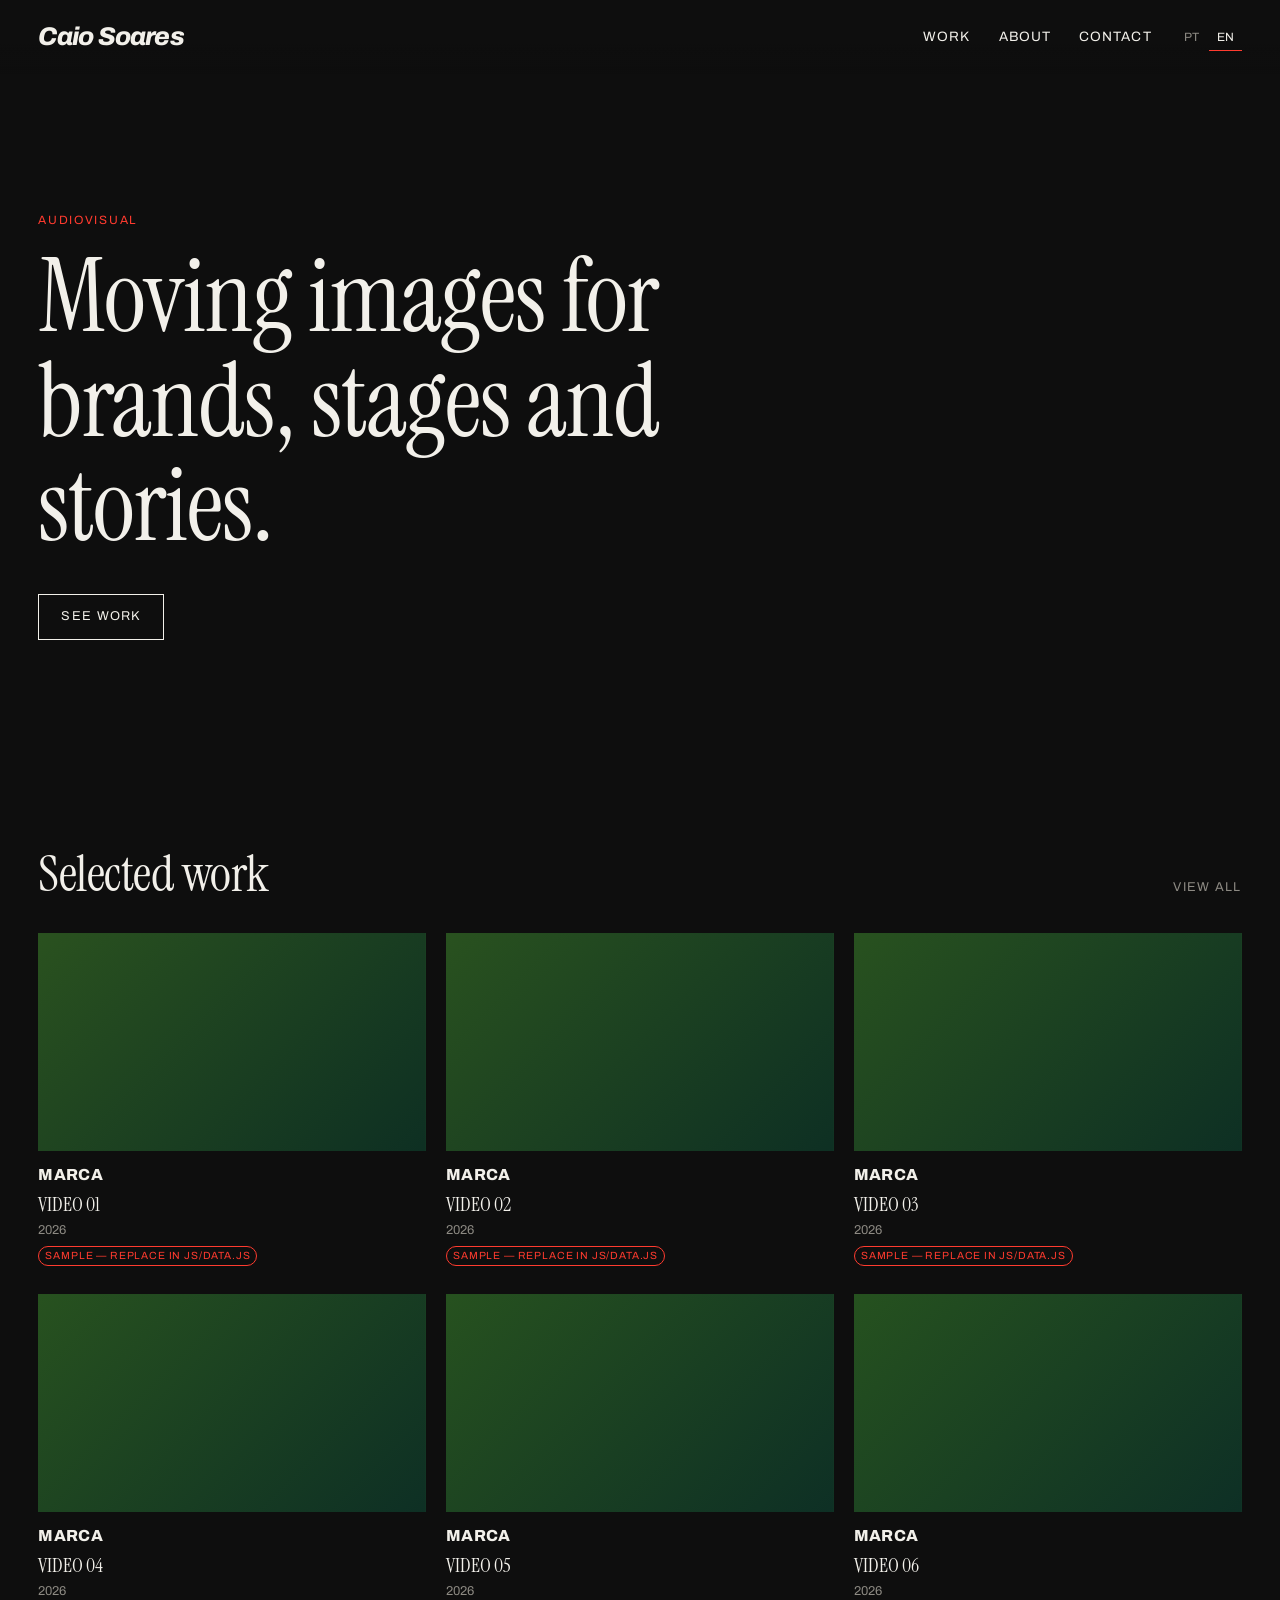
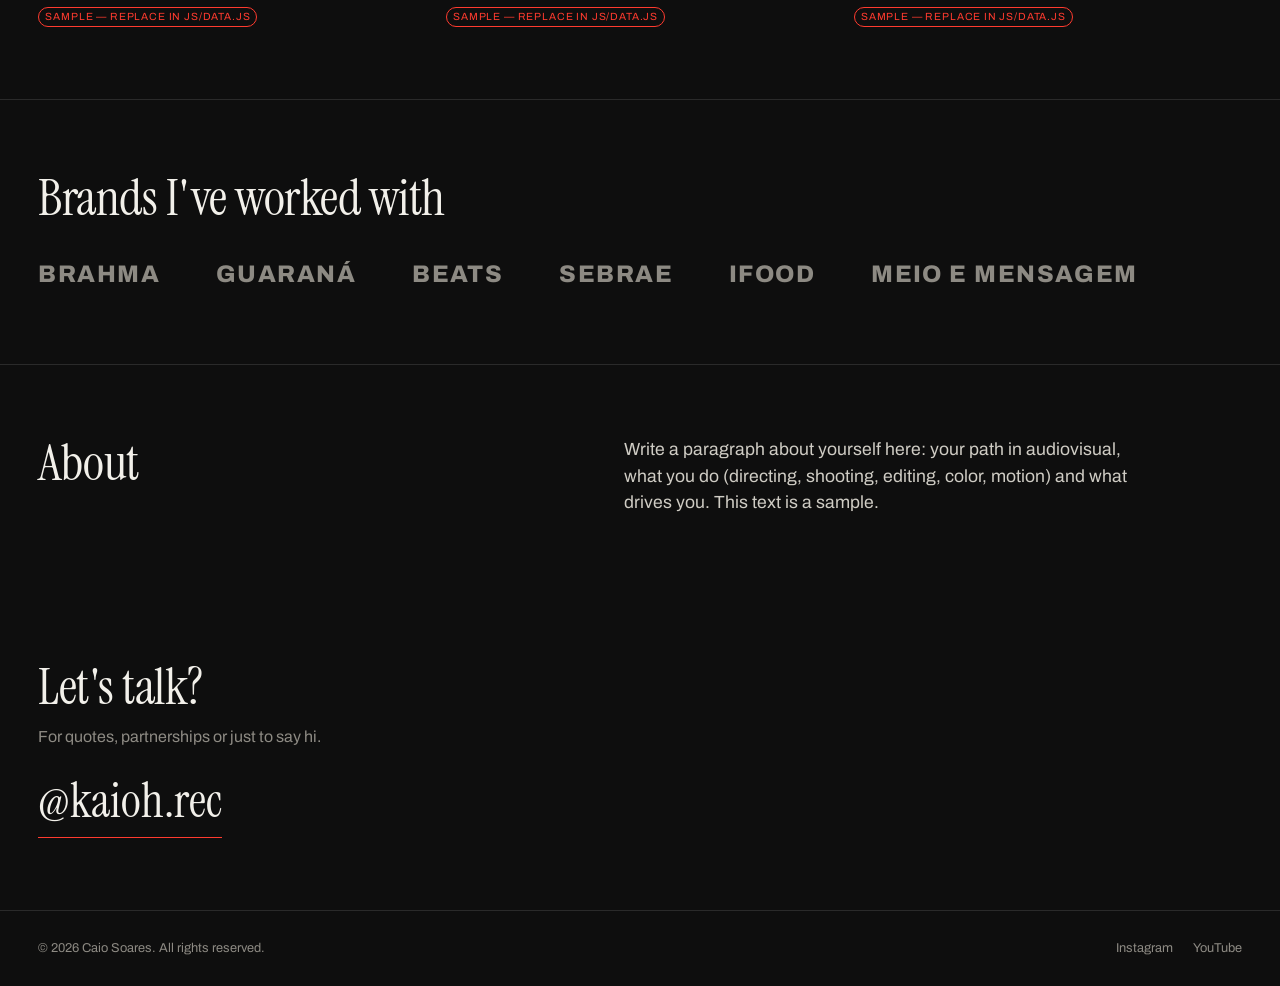
<file: index.html>
<!doctype html>
<html lang="pt-BR">
<head>
<meta charset="utf-8">
<meta name="viewport" content="width=device-width, initial-scale=1">
<title>Caio — Audiovisual</title>
<meta name="description" content="Portfólio audiovisual — eventos, publicidade, clipes e institucional.">
<meta property="og:title" content="Caio — Audiovisual">
<meta name="theme-color" content="#0e0e0e">
<link rel="preconnect" href="https://fonts.googleapis.com">
<link rel="preconnect" href="https://fonts.gstatic.com" crossorigin>
<link href="https://fonts.googleapis.com/css2?family=Archivo:ital,wght@0,400;0,800;1,800&family=Instrument+Serif&display=swap" rel="stylesheet">
<link rel="stylesheet" href="css/style.css">
</head>
<body data-page="home">
<header id="site-header"></header>
<main>
  <div class="hero">
    <p class="kicker" data-i18n="hero.kicker"></p>
    <h1 data-i18n="hero.title"></h1>
    <p><a class="btn" href="work.html" data-i18n="hero.cta"></a></p>
  </div>
  <section>
    <div class="sec-head"><h2 data-i18n="featured.title"></h2><a href="work.html" data-i18n="featured.all"></a></div>
    <div class="grid" id="featured"></div>
  </section>
  <section class="brands-sec">
    <div class="sec-head"><h2 data-i18n="brands.title"></h2></div>
    <ul id="brands"></ul>
  </section>
  <section id="about" class="two">
    <div><h2 data-i18n="about.title"></h2></div>
    <p data-i18n="about.text"></p>
  </section>
  <section id="contact">
    <h2 data-i18n="contact.title"></h2>
    <p data-i18n="contact.text" style="color:var(--muted);margin-top:12px"></p>
    <a class="mail" id="mail" href="#"></a>
  </section>
</main>
<footer id="site-footer"></footer>
<script src="js/data.js"></script>
<script src="js/i18n.js"></script>
<script src="js/app.js"></script>
</body>
</html>
</file>
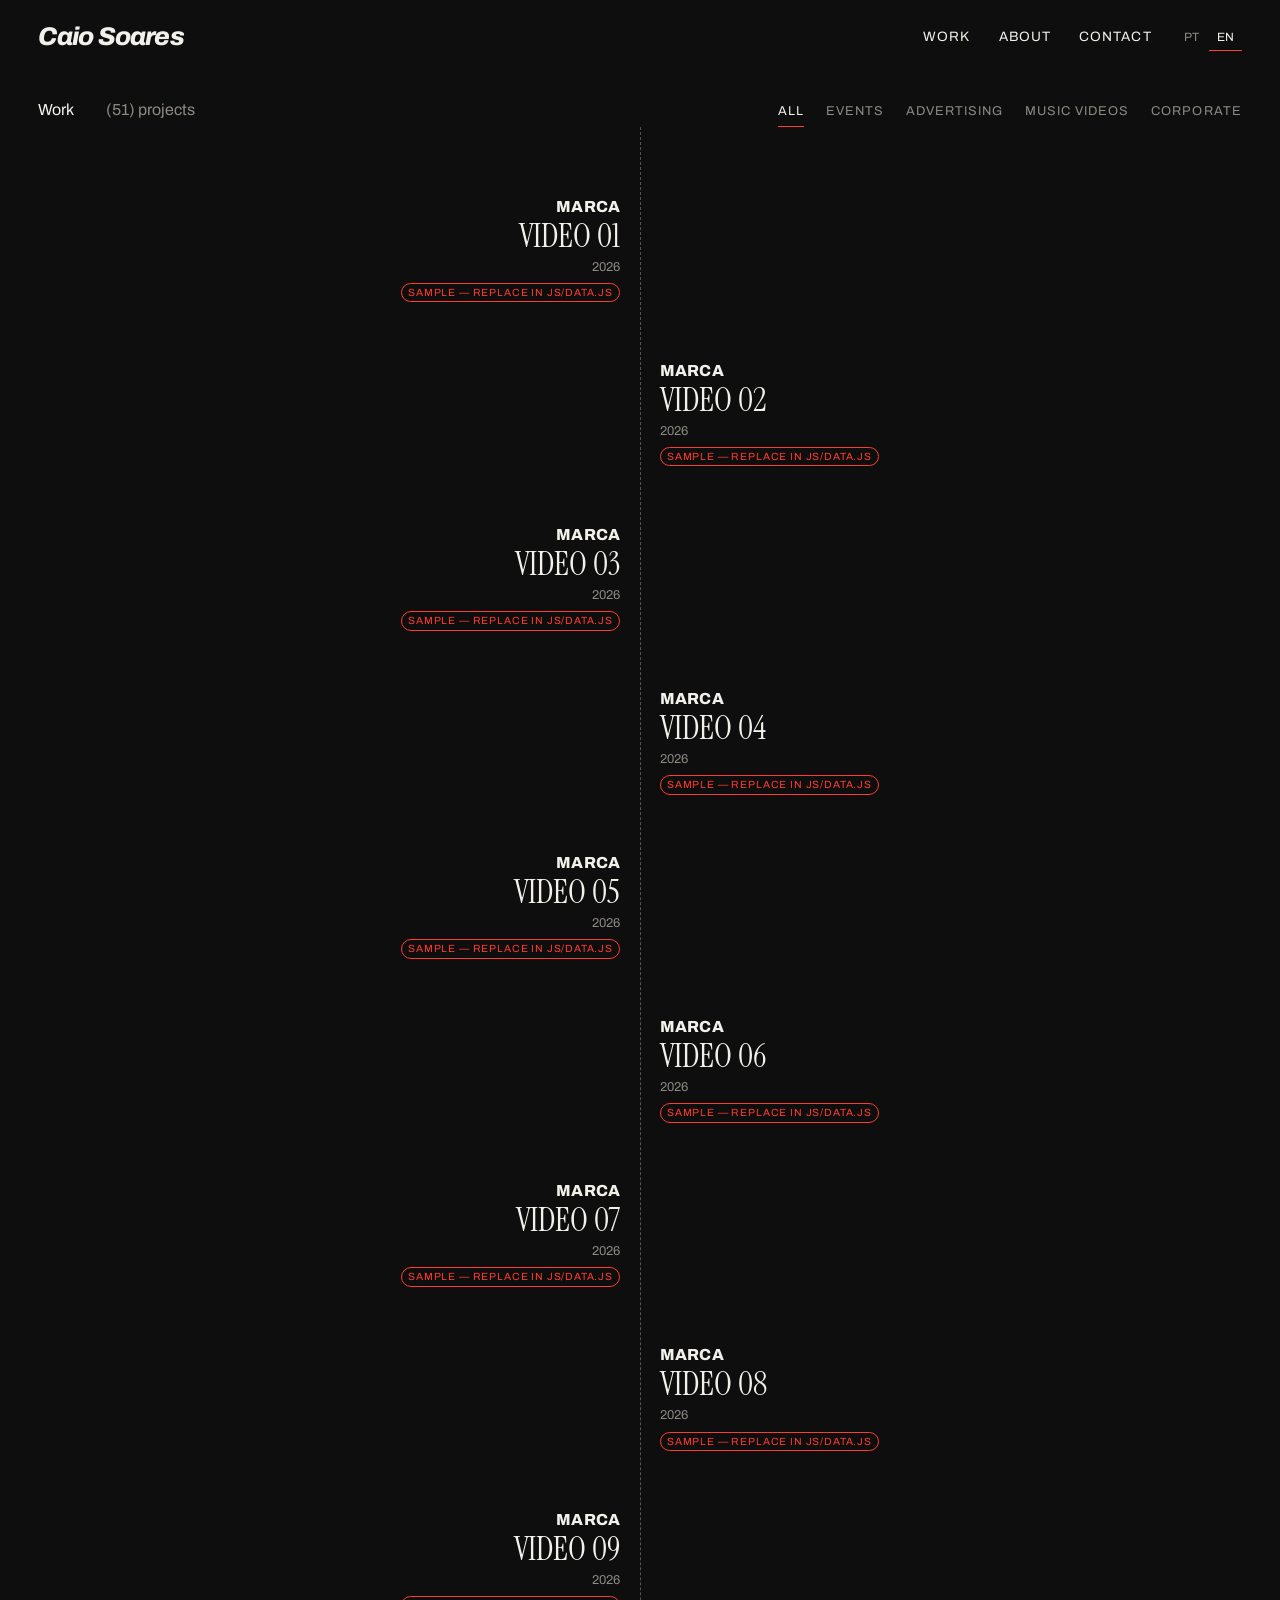
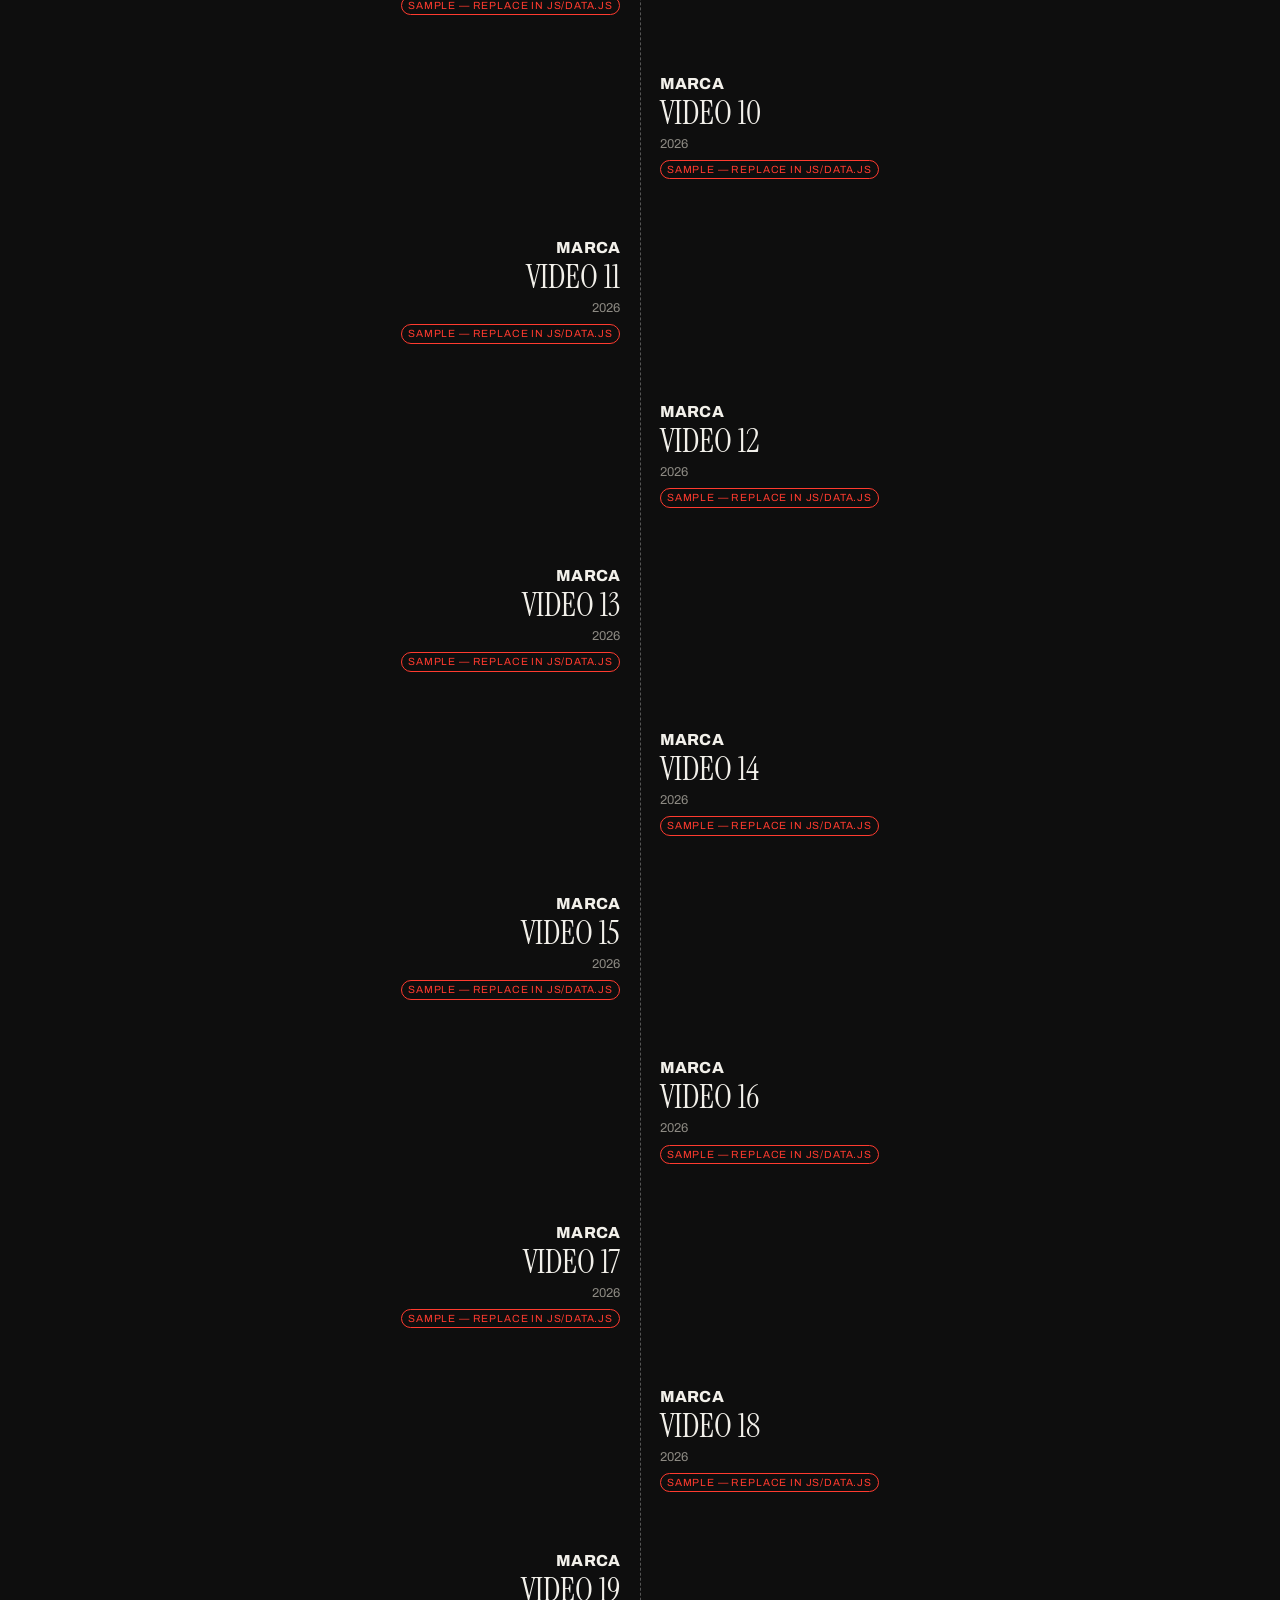
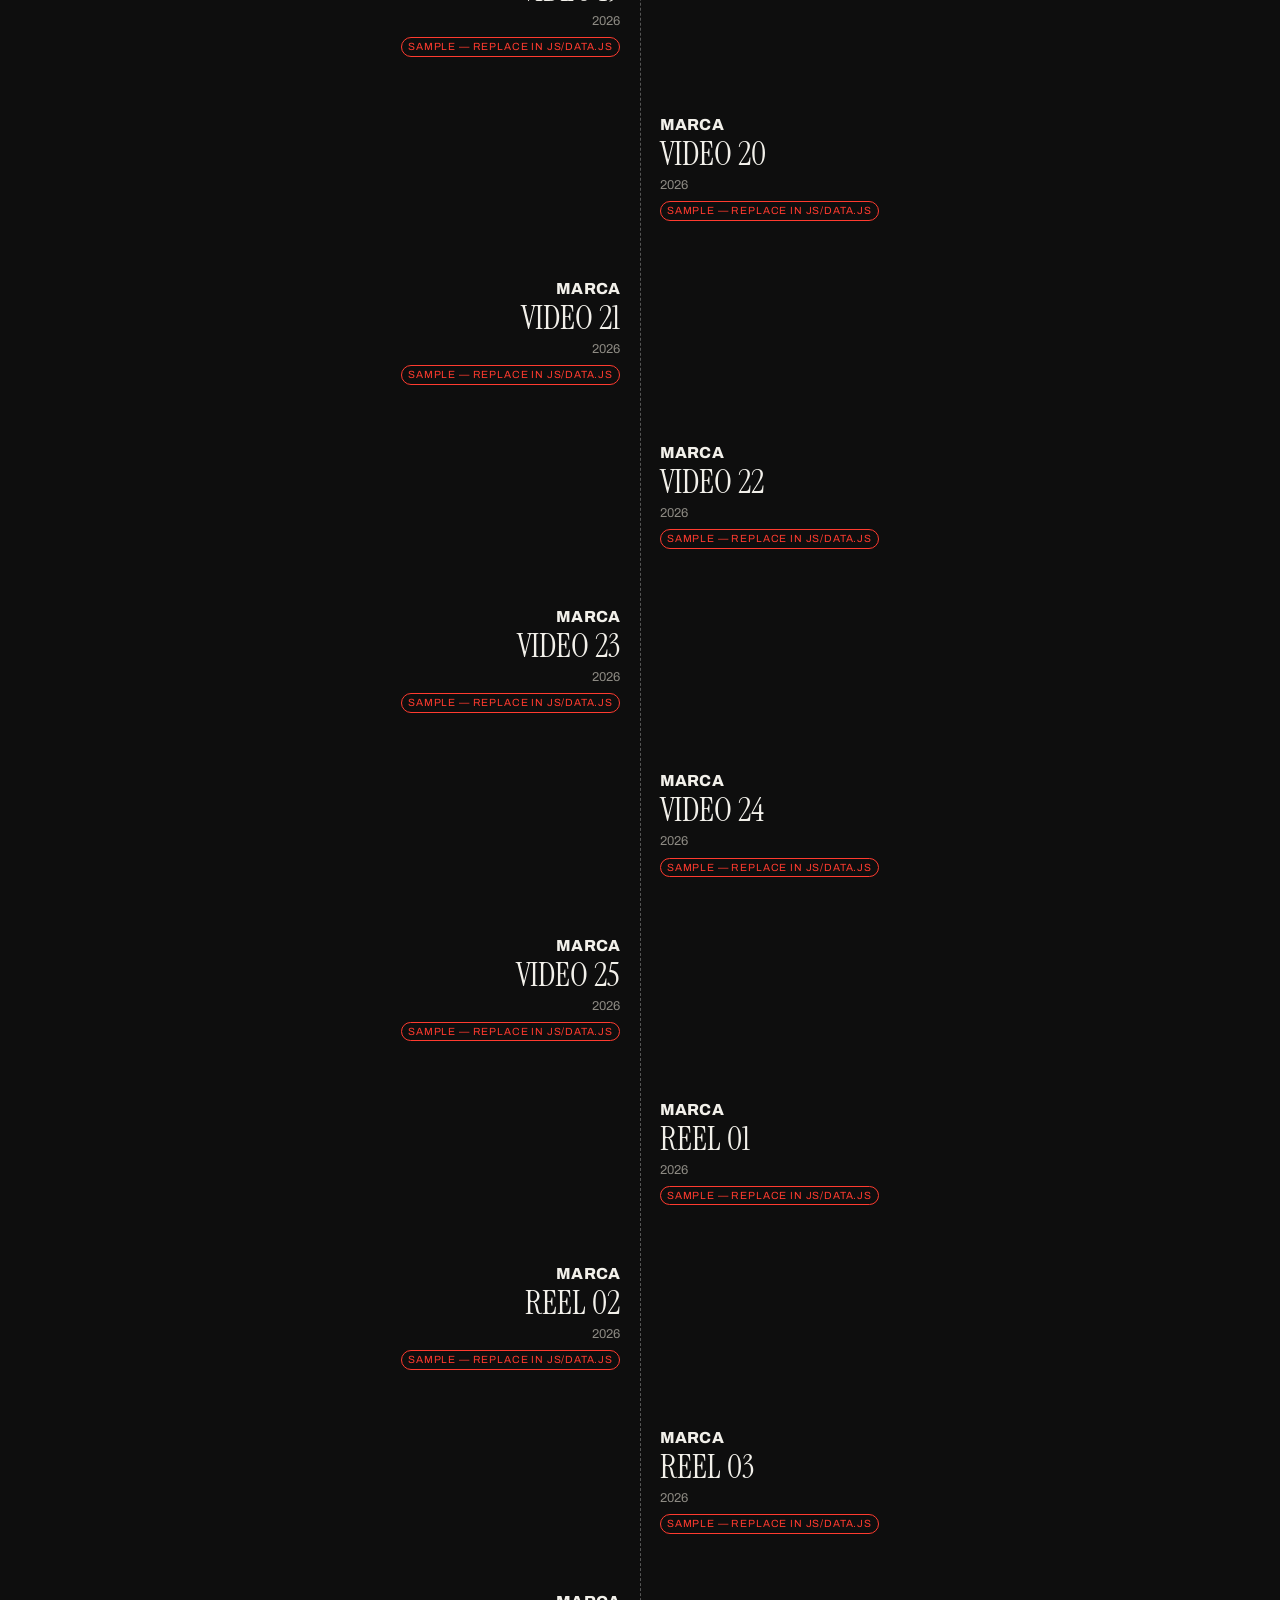
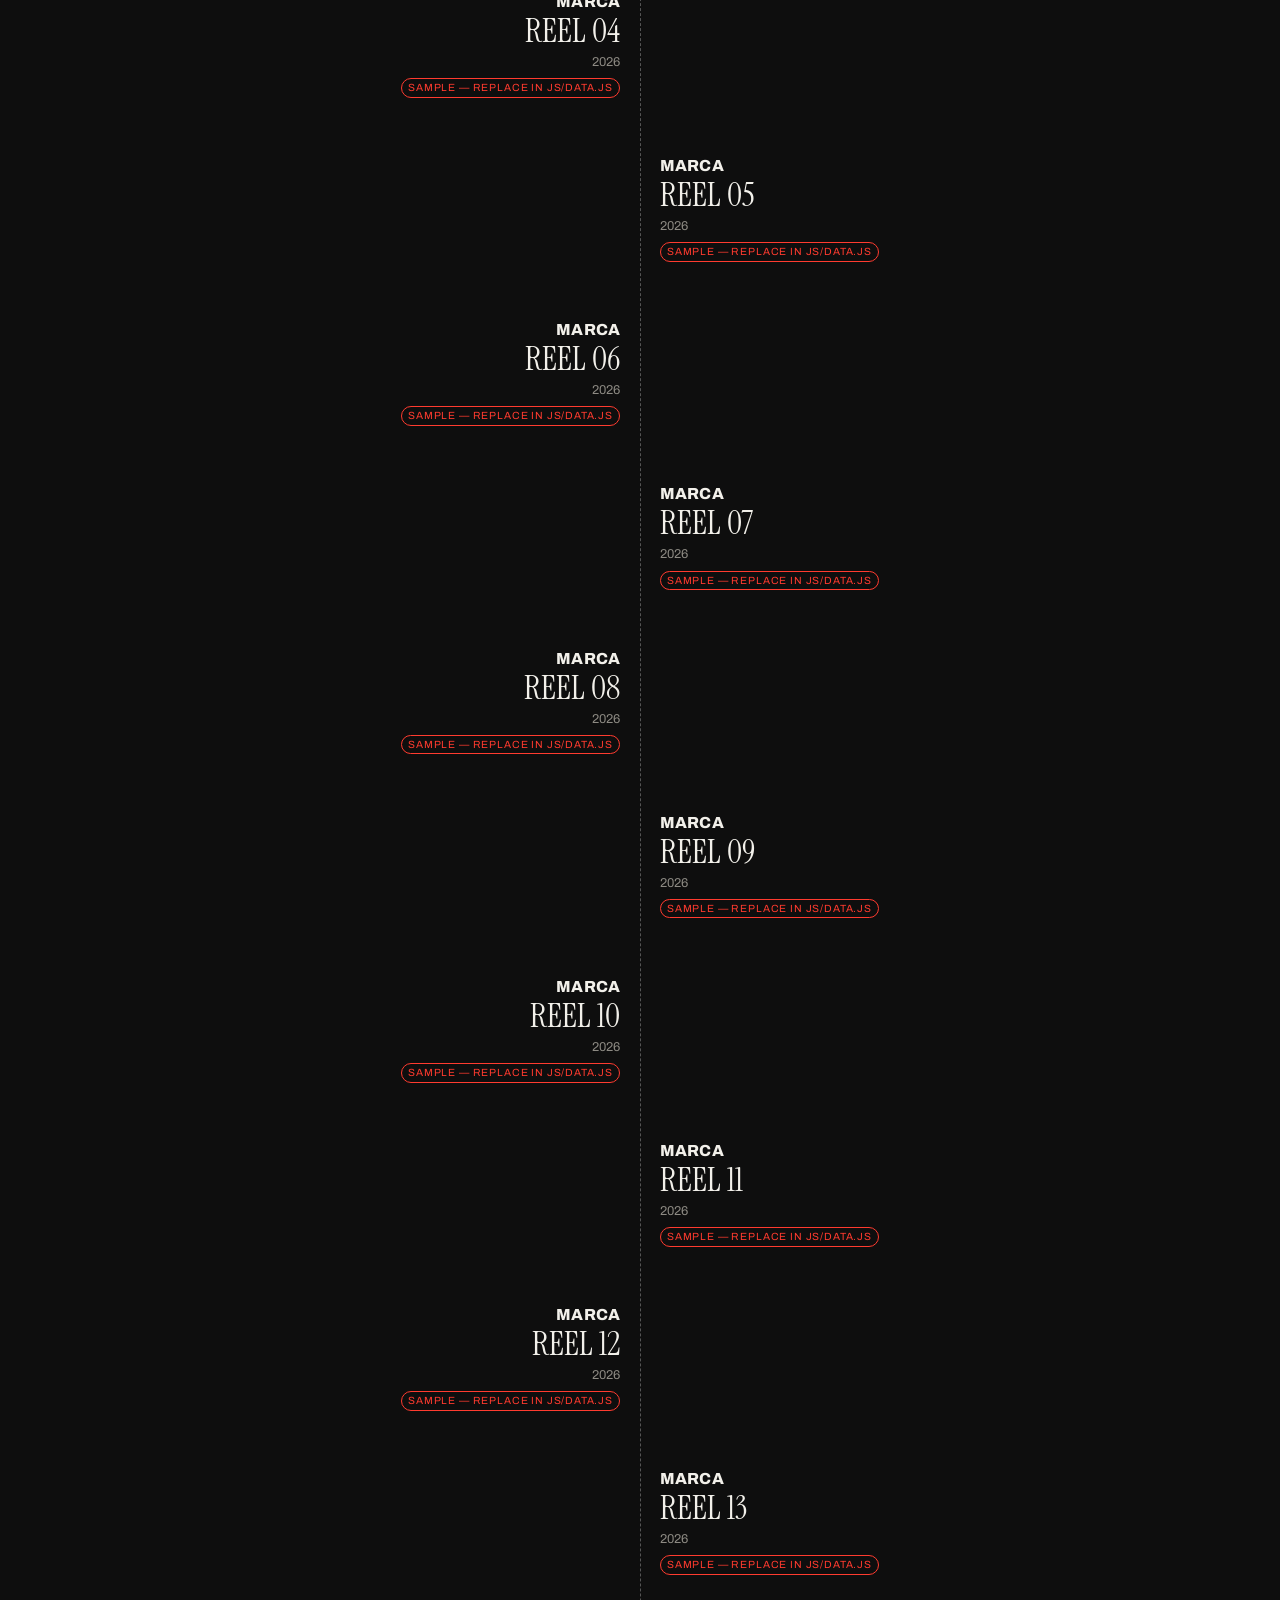
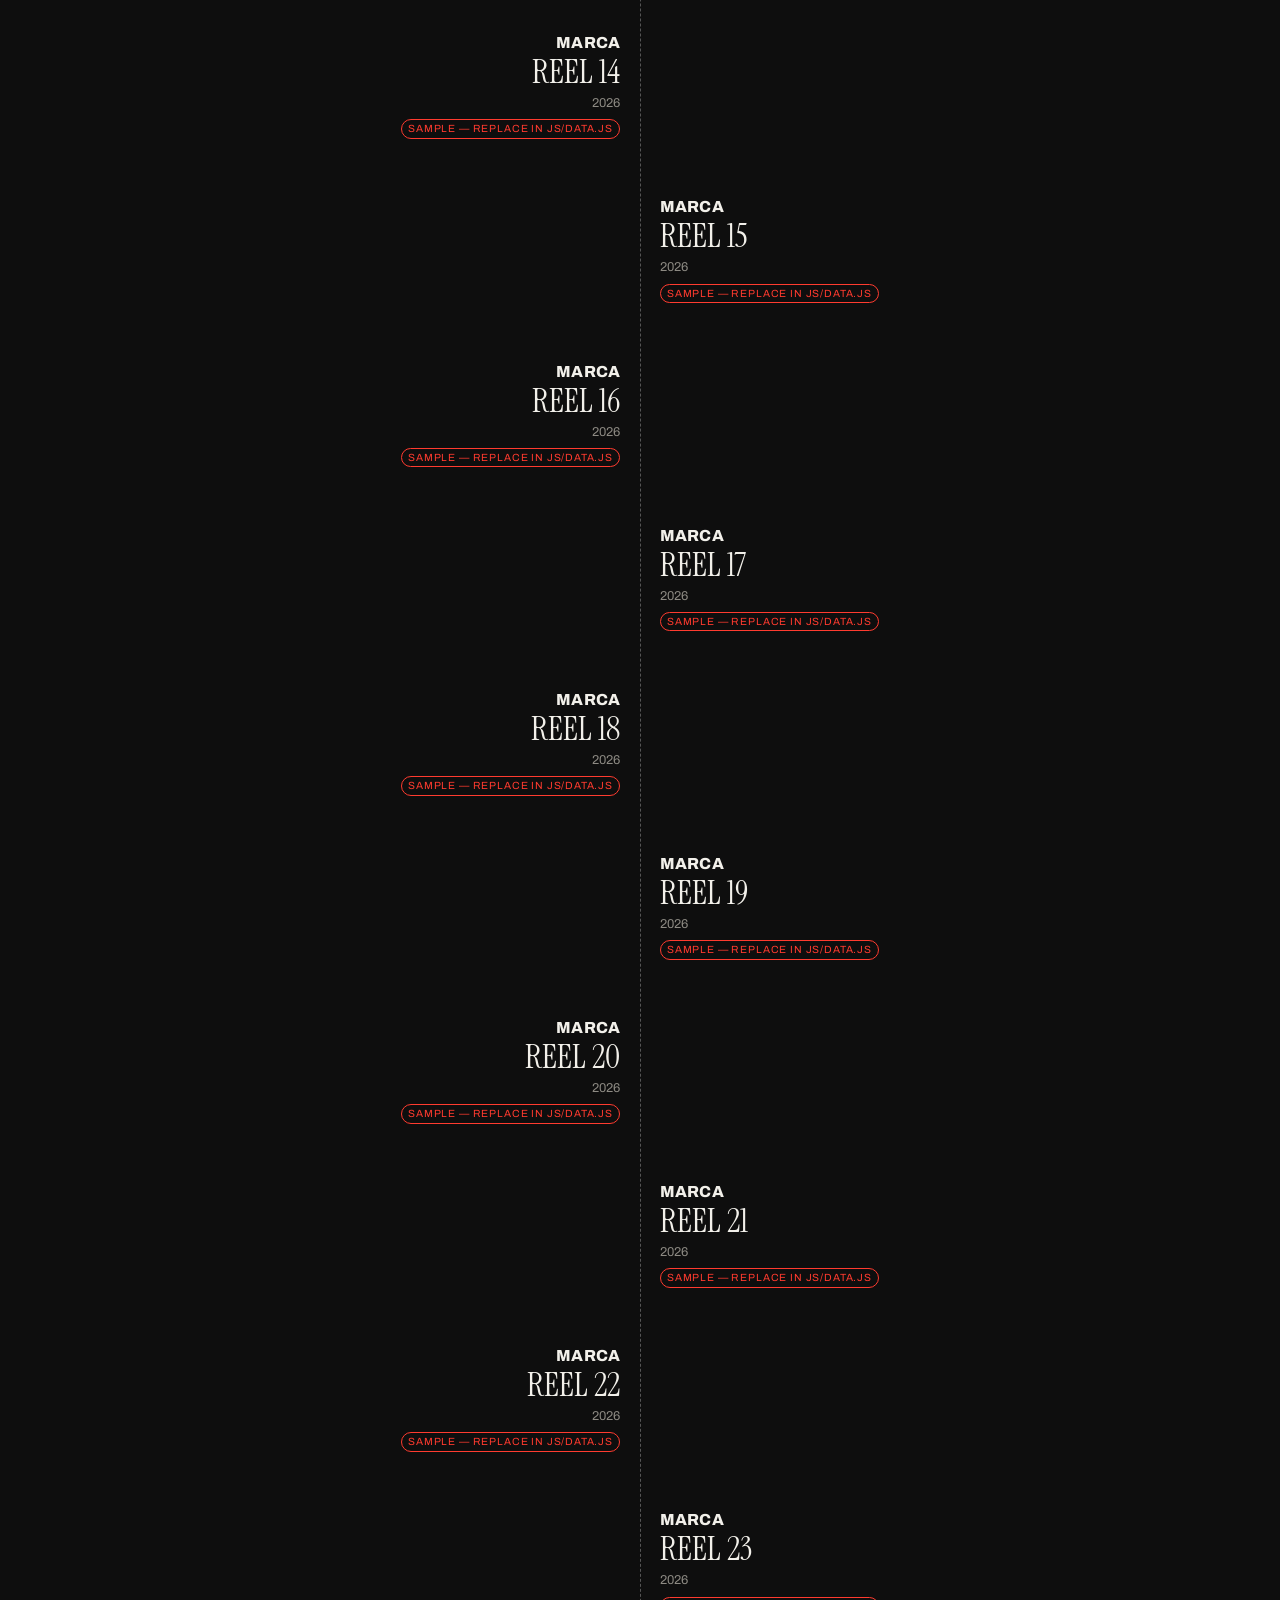
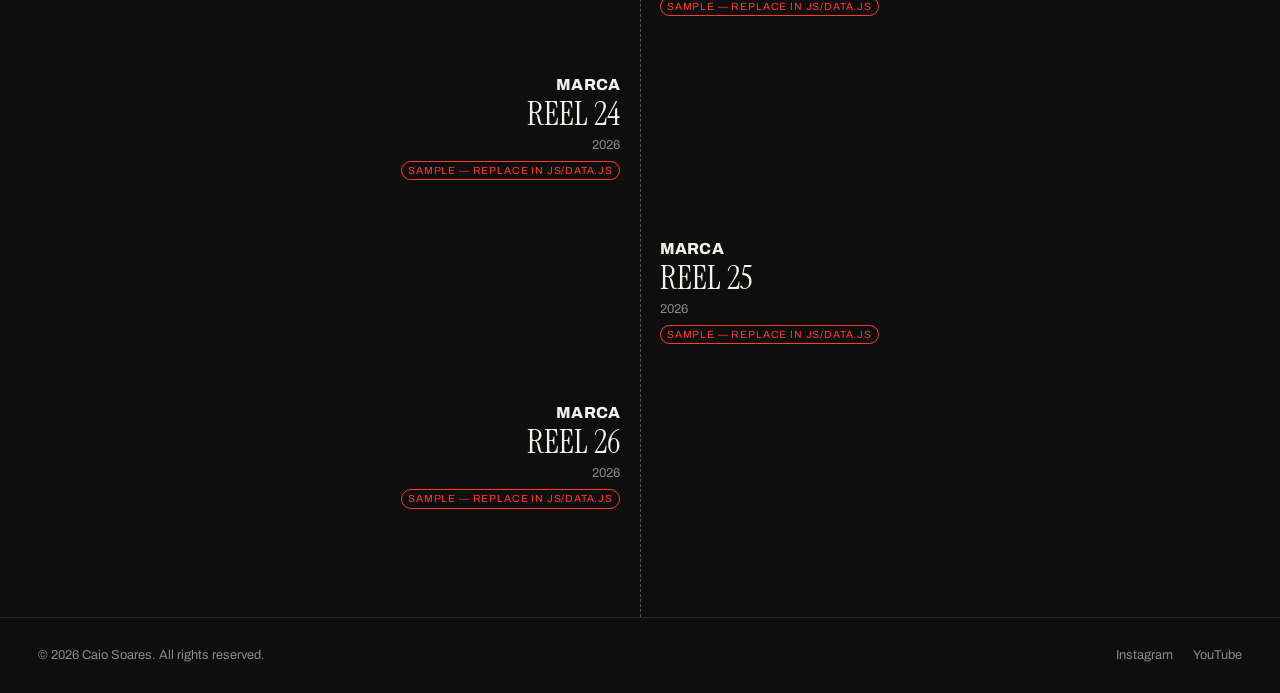
<file: project.html>
<!doctype html>
<html lang="pt-BR">
<head>
<meta charset="utf-8">
<meta name="viewport" content="width=device-width, initial-scale=1">
<title>Projeto · Caio</title>
<meta name="description" content="Portfólio audiovisual — eventos, publicidade, clipes e institucional.">
<meta property="og:title" content="Projeto · Caio">
<meta name="theme-color" content="#0e0e0e">
<link rel="preconnect" href="https://fonts.googleapis.com">
<link rel="preconnect" href="https://fonts.gstatic.com" crossorigin>
<link href="https://fonts.googleapis.com/css2?family=Archivo:ital,wght@0,400;0,800;1,800&family=Instrument+Serif&display=swap" rel="stylesheet">
<link rel="stylesheet" href="css/style.css">
</head>
<body data-page="project">
<header id="site-header"></header>
<main><div id="project"></div></main>
<footer id="site-footer"></footer>
<script src="js/data.js"></script>
<script src="js/i18n.js"></script>
<script src="js/app.js"></script>
</body>
</html>
</file>
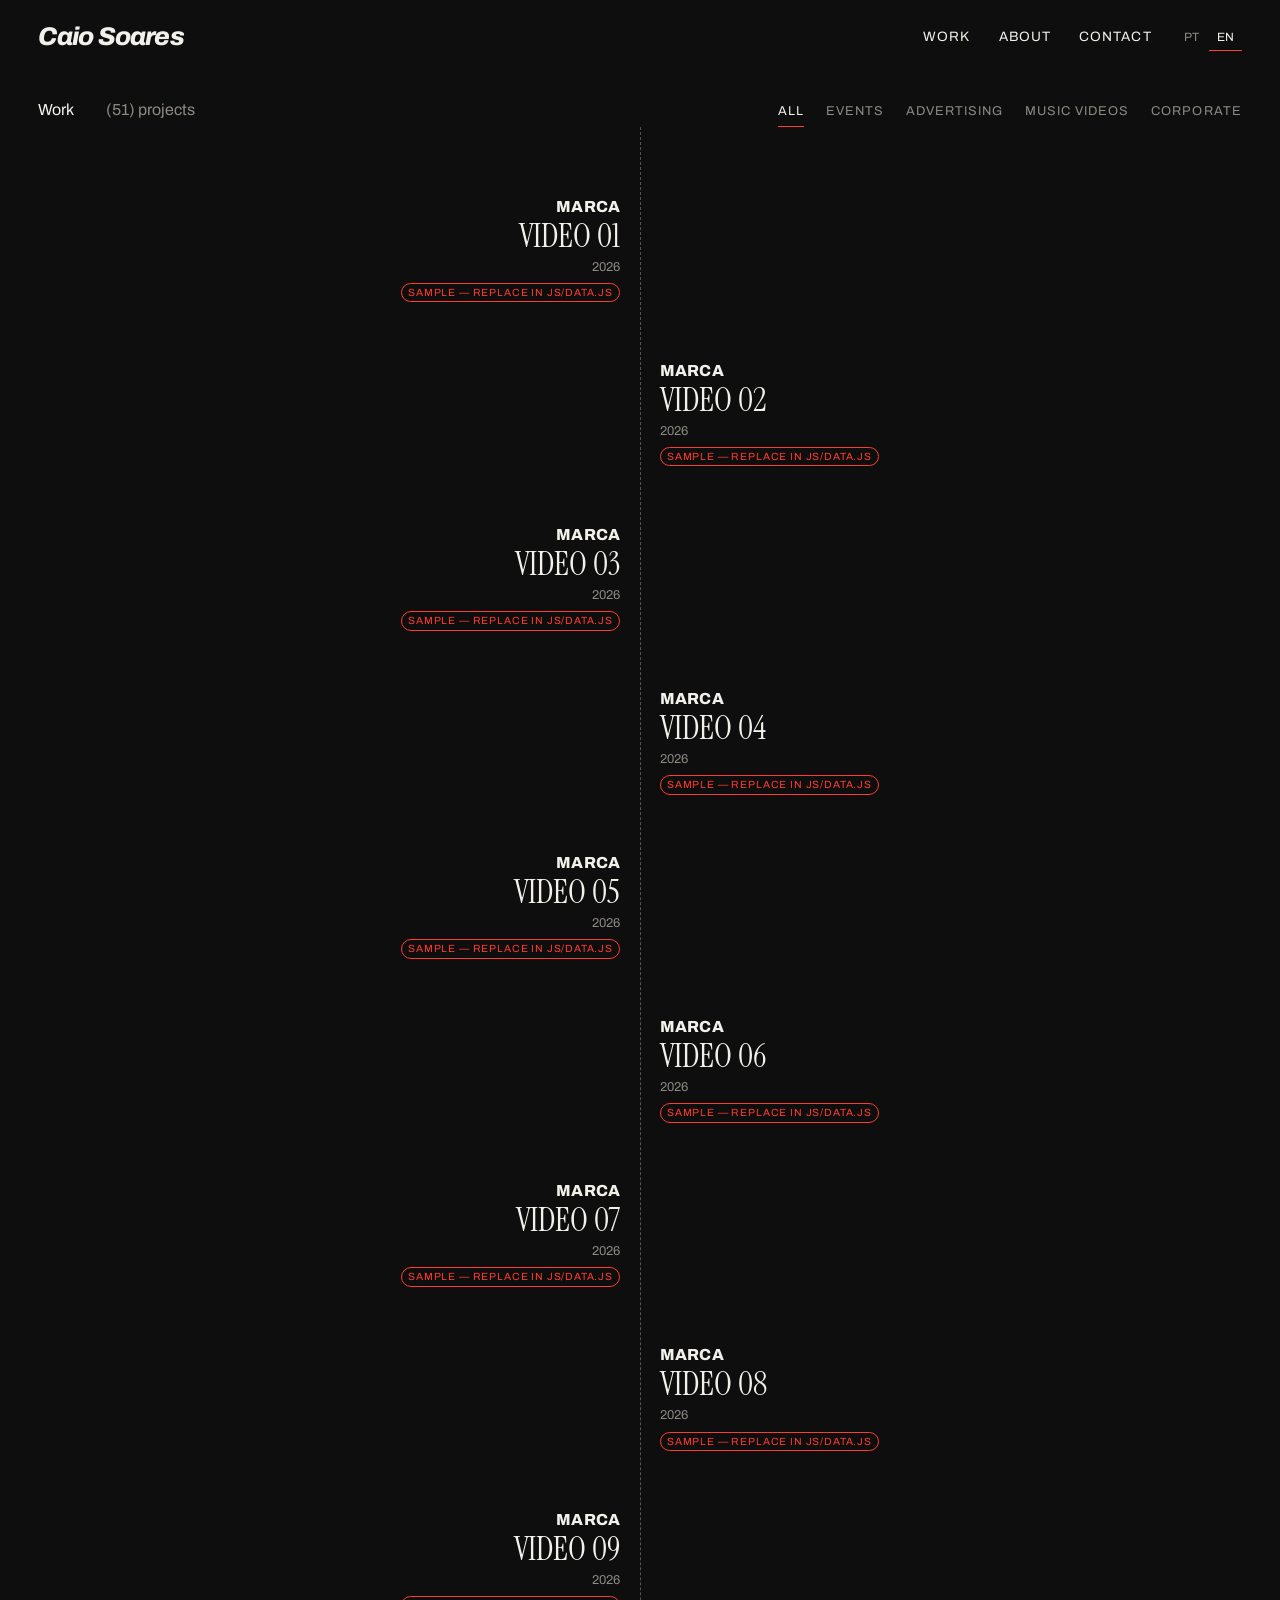
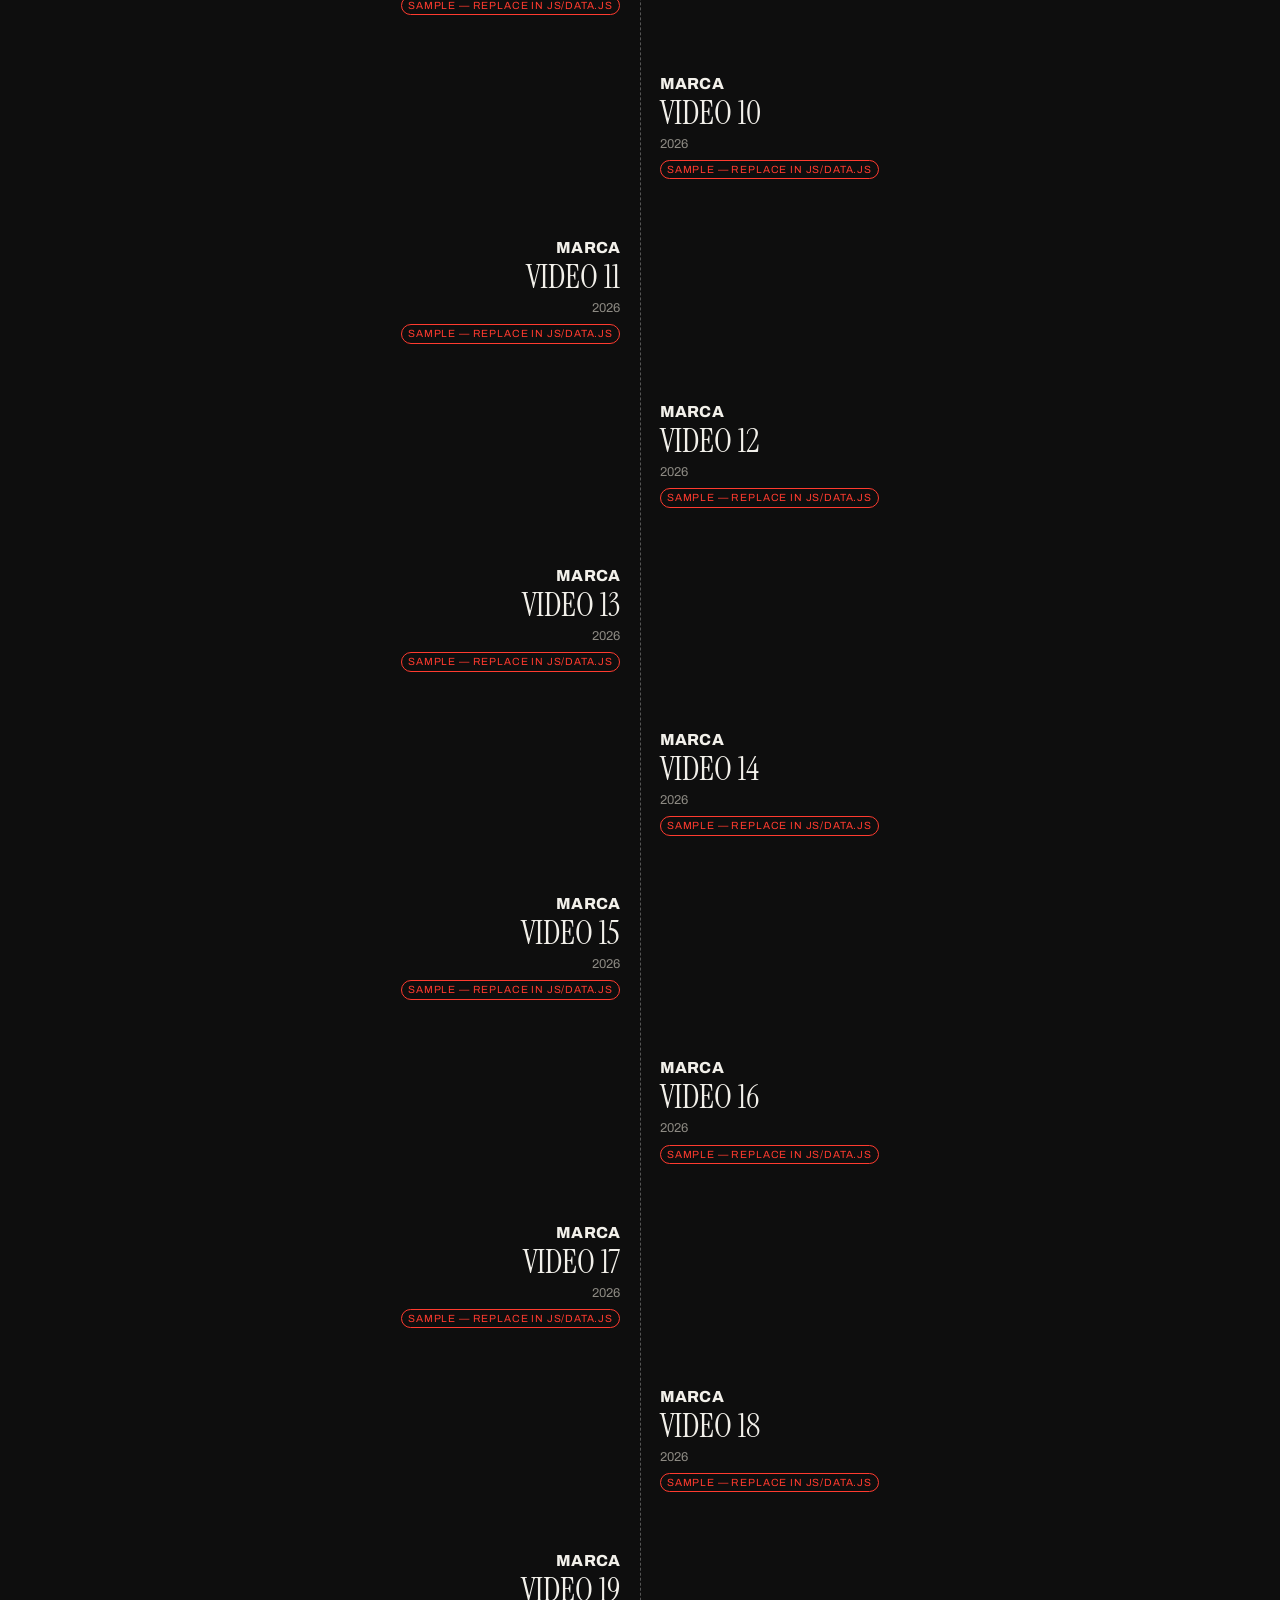
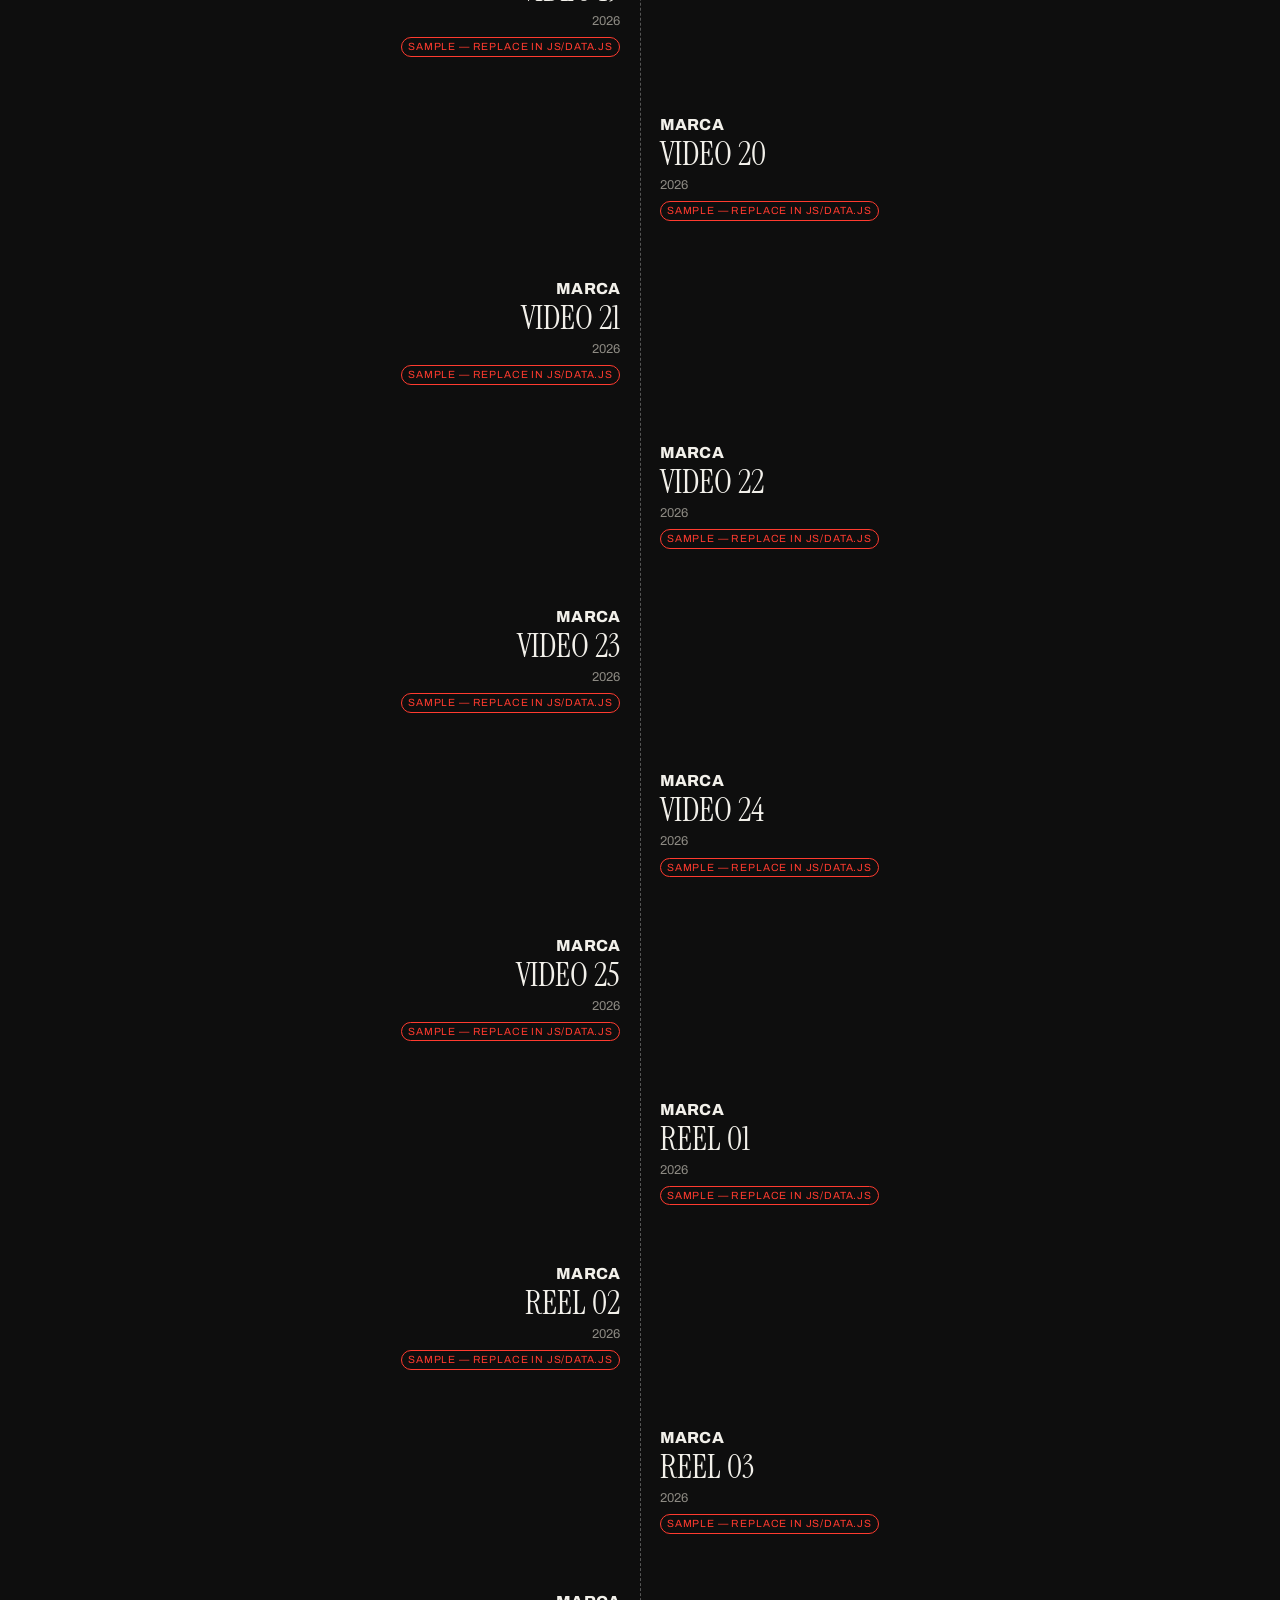
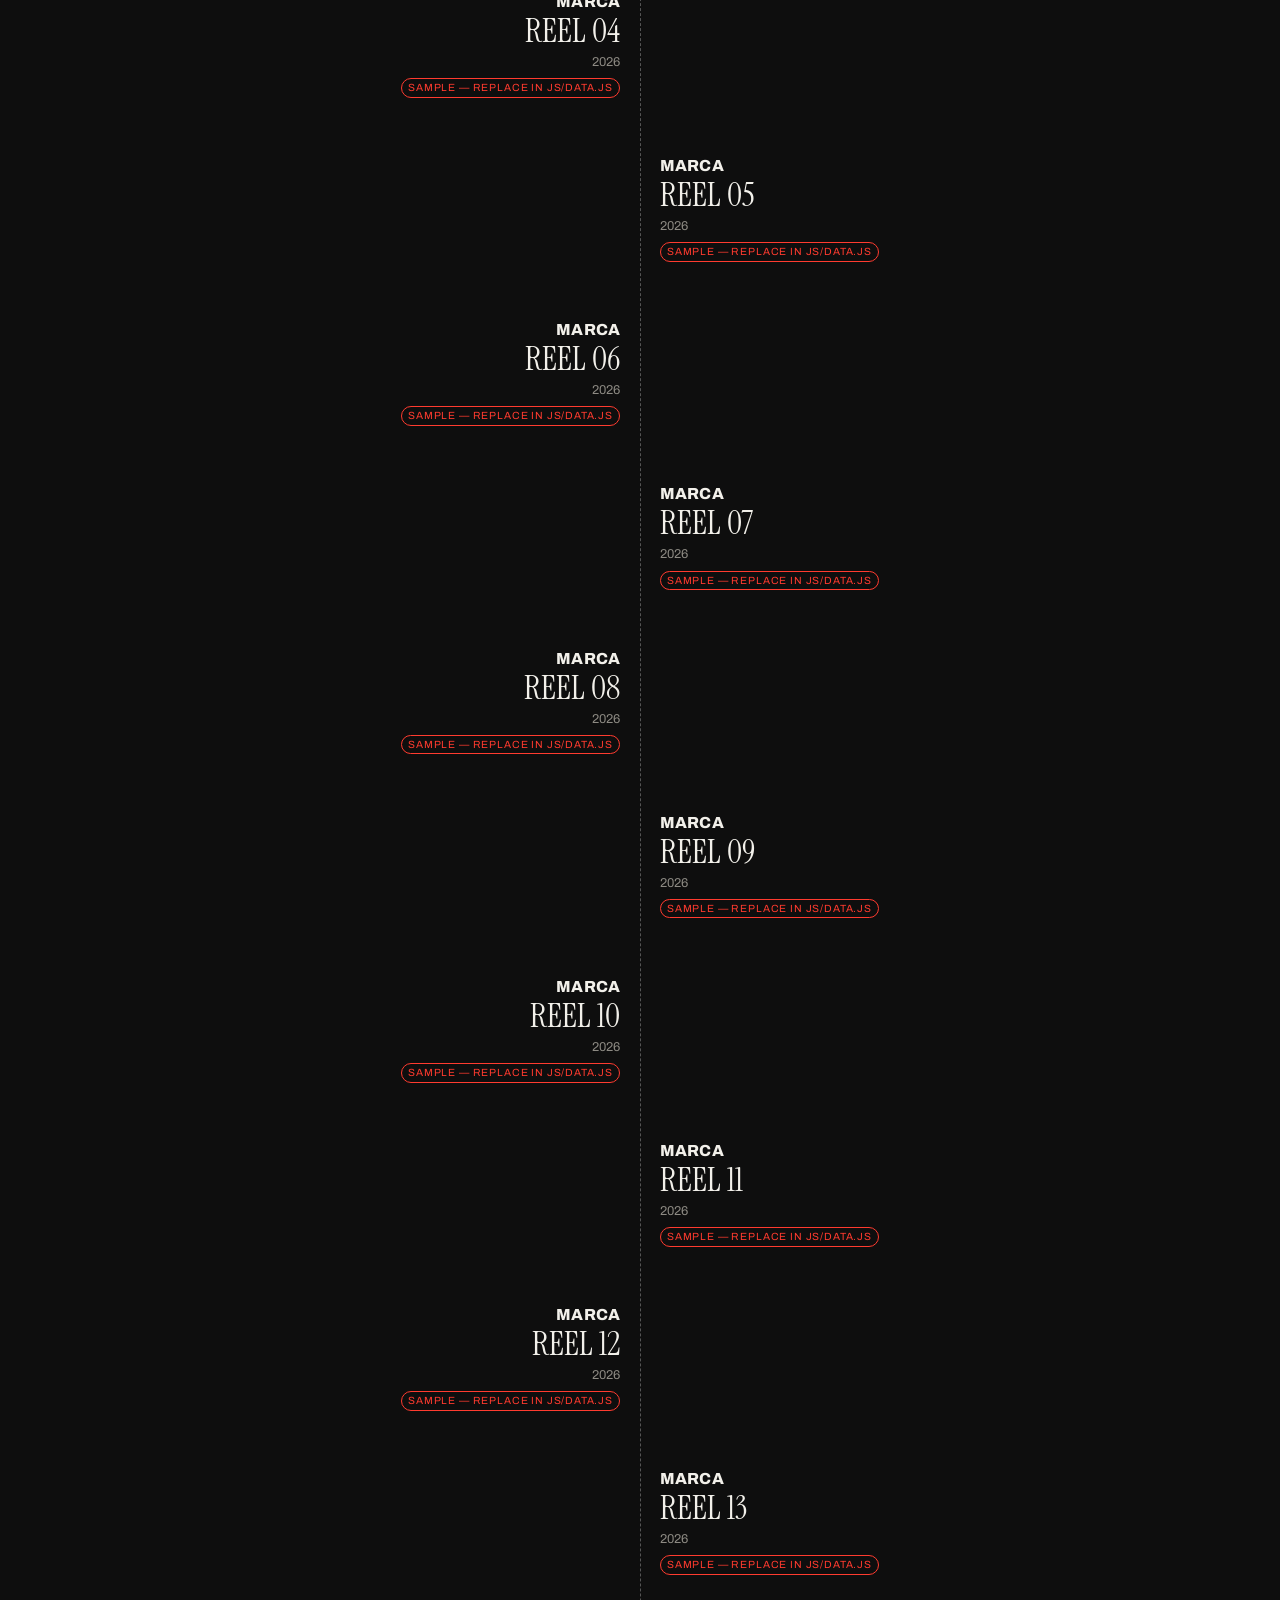
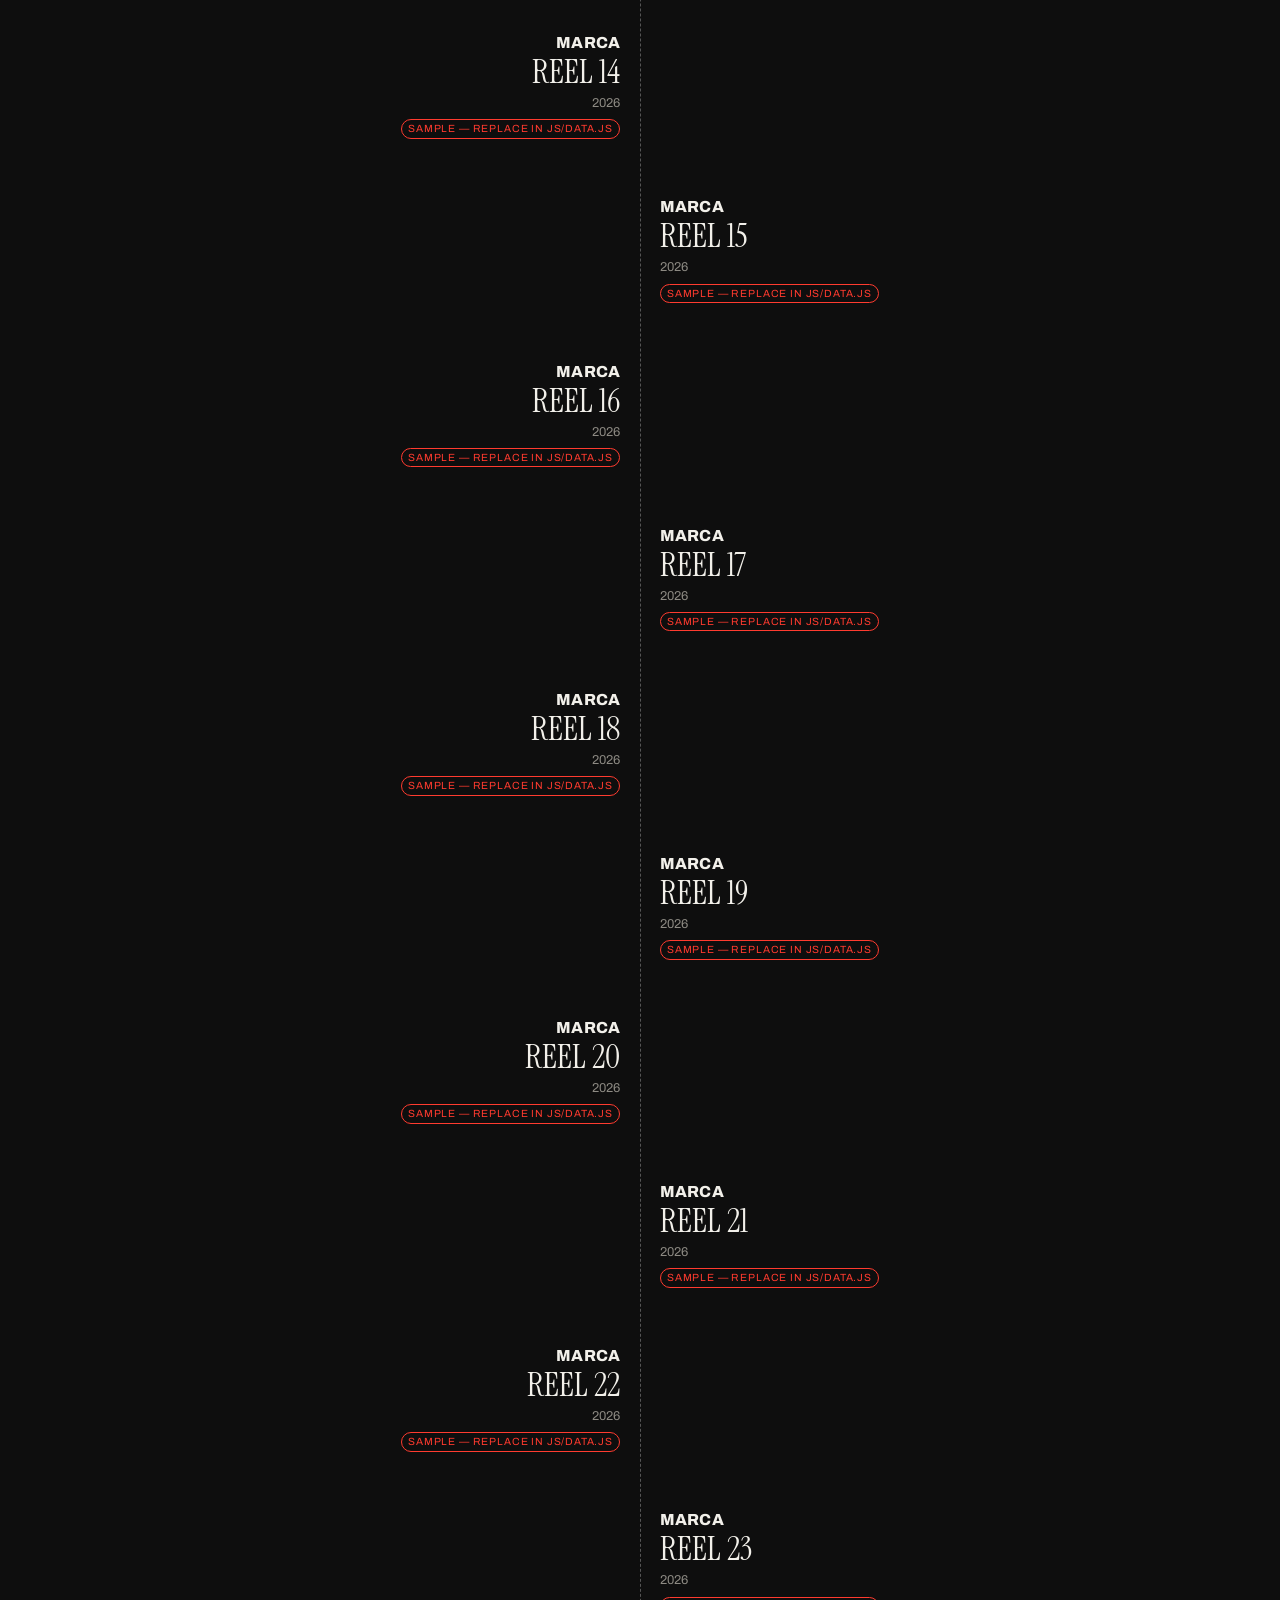
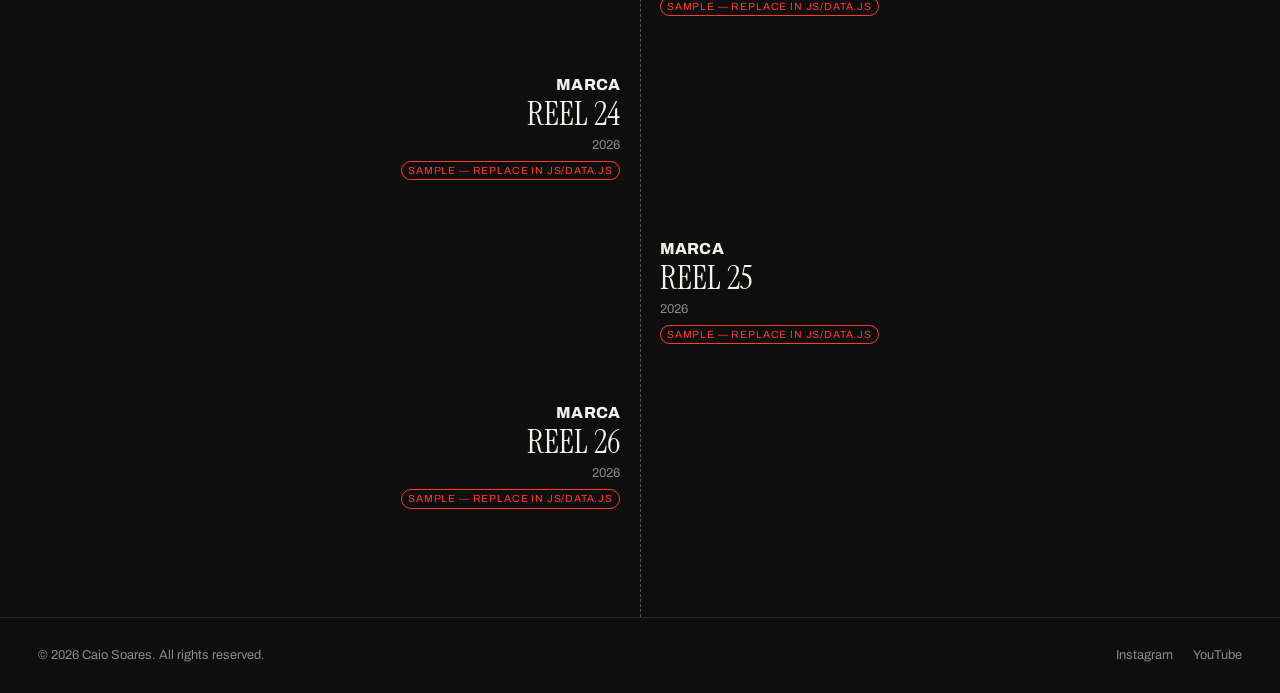
<file: work.html>
<!doctype html>
<html lang="pt-BR">
<head>
<meta charset="utf-8">
<meta name="viewport" content="width=device-width, initial-scale=1">
<title>Trabalhos · Caio</title>
<meta name="description" content="Portfólio audiovisual — eventos, publicidade, clipes e institucional.">
<meta property="og:title" content="Trabalhos · Caio">
<meta name="theme-color" content="#0e0e0e">
<link rel="preconnect" href="https://fonts.googleapis.com">
<link rel="preconnect" href="https://fonts.gstatic.com" crossorigin>
<link href="https://fonts.googleapis.com/css2?family=Archivo:ital,wght@0,400;0,800;1,800&family=Instrument+Serif&display=swap" rel="stylesheet">
<link rel="stylesheet" href="css/style.css">
</head>
<body data-page="work">
<header id="site-header"></header>
<main>
  <div class="work-head"><h1 data-i18n="work.title"></h1><span id="count"></span><div id="tabs"></div></div>
  <ul id="worklist"></ul>
  <div id="preview" aria-hidden="true"></div>
</main>
<footer id="site-footer"></footer>
<script src="js/data.js"></script>
<script src="js/i18n.js"></script>
<script src="js/app.js"></script>
</body>
</html>
</file>
<file: css/style.css>
:root {
  --bg: #0e0e0e;
  --fg: #f2f0ea;
  --muted: #8d8a83;
  --line: #2a2a2a;
  --accent: #ff3b2f;
  --sans: "Archivo", system-ui, -apple-system, "Segoe UI", sans-serif;
  --serif: "Instrument Serif", Georgia, "Times New Roman", serif;
  --pad: clamp(16px, 3vw, 40px);
}
* { box-sizing: border-box; margin: 0; padding: 0; }
html { scroll-behavior: smooth; }
body { background: var(--bg); color: var(--fg); font-family: var(--sans); line-height: 1.5; -webkit-font-smoothing: antialiased; min-height: 100vh; display: flex; flex-direction: column; }
main { flex: 1; }
a { color: inherit; text-decoration: none; }
img { max-width: 100%; display: block; }
button { font: inherit; color: inherit; background: none; border: 0; cursor: pointer; }
:focus-visible { outline: 2px solid var(--accent); outline-offset: 3px; }

/* header */
#site-header { position: sticky; top: 0; z-index: 20; display: flex; align-items: center; gap: 24px; padding: 18px var(--pad); background: linear-gradient(var(--bg) 60%, transparent); }
.logo { font-weight: 800; font-style: italic; font-size: 1.6rem; letter-spacing: -0.03em; margin-right: auto; }
.nav { display: flex; gap: 28px; font-size: .85rem; text-transform: uppercase; letter-spacing: .08em; }
.nav a:hover { color: var(--accent); }
.lang { display: flex; gap: 2px; font-size: .75rem; letter-spacing: .1em; }
.lang button { padding: 4px 8px; color: var(--muted); }
.lang button.on { color: var(--fg); border-bottom: 1px solid var(--accent); }
.menu-btn { display: none; text-transform: uppercase; font-size: .85rem; letter-spacing: .08em; }

/* tipografia */
.kicker { color: var(--accent); text-transform: uppercase; letter-spacing: .14em; font-size: .75rem; margin-bottom: 16px; }
h1, h2 { font-family: var(--serif); font-weight: 400; letter-spacing: -0.01em; line-height: 1.02; }
h2 { font-size: clamp(2rem, 4vw, 3.2rem); }
.sample { display: inline-block; margin-top: 6px; font-size: .65rem; text-transform: uppercase; letter-spacing: .08em; color: var(--accent); border: 1px solid var(--accent); padding: 1px 6px; border-radius: 99px; }
.btn { display: inline-block; border: 1px solid var(--fg); padding: 12px 22px; text-transform: uppercase; font-size: .8rem; letter-spacing: .1em; transition: .2s; }
.btn:hover { background: var(--fg); color: var(--bg); }

/* home */
.hero { min-height: 78vh; display: flex; flex-direction: column; justify-content: center; padding: 40px var(--pad); max-width: 1200px; }
.hero h1 { font-size: clamp(2.8rem, 8vw, 7rem); margin-bottom: 36px; max-width: 14ch; }
section { padding: 72px var(--pad); }
.sec-head { display: flex; justify-content: space-between; align-items: baseline; gap: 16px; margin-bottom: 32px; }
.sec-head a { font-size: .8rem; text-transform: uppercase; letter-spacing: .1em; color: var(--muted); }
.sec-head a:hover { color: var(--accent); }
.grid { display: grid; grid-template-columns: repeat(auto-fill, minmax(min(100%, 340px), 1fr)); gap: 28px 20px; }
.card { display: block; }
.thumb { aspect-ratio: 16/9; background-size: cover; background-position: center; background-color: #1a1a1a; transition: transform .4s; }
.card:hover .thumb { transform: scale(1.02); }
.card-meta { display: grid; gap: 2px; margin-top: 12px; }
.card-meta strong { text-transform: uppercase; font-weight: 800; letter-spacing: .02em; }
.card-meta span { font-family: var(--serif); font-size: 1.25rem; text-transform: uppercase; font-weight: 400; }
.card-meta small, .cat { color: var(--muted); font-size: .8rem; }

.brands-sec { border-top: 1px solid var(--line); border-bottom: 1px solid var(--line); }
#brands { list-style: none; display: flex; flex-wrap: wrap; gap: 20px 56px; align-items: center; }
#brands li span { font-weight: 800; text-transform: uppercase; letter-spacing: .06em; font-size: clamp(1rem, 2vw, 1.5rem); color: var(--muted); transition: color .2s; }
#brands li span:hover { color: var(--fg); }
#brands img { height: 36px; width: auto; filter: grayscale(1) brightness(1.6); opacity: .7; transition: .2s; }
#brands img:hover { opacity: 1; }

.two { display: grid; grid-template-columns: 1fr 1fr; gap: 48px; max-width: 1200px; }
.two p { color: #cfccc4; font-size: 1.1rem; max-width: 52ch; }
.mail { font-family: var(--serif); font-size: clamp(1.6rem, 4vw, 3rem); border-bottom: 1px solid var(--accent); display: inline-block; margin-top: 16px; }

/* lista de trabalhos (estilo split) */
.work-head { padding: 24px var(--pad) 0; display: flex; flex-wrap: wrap; gap: 8px 32px; align-items: baseline; }
.work-head h1 { font-family: var(--sans); font-size: 1rem; font-weight: 400; }
#count { color: var(--muted); }
#tabs { display: flex; flex-wrap: wrap; gap: 6px 22px; margin-left: auto; }
#tabs button { color: var(--muted); text-transform: uppercase; font-size: .8rem; letter-spacing: .08em; padding: 4px 0; border-bottom: 1px solid transparent; }
#tabs button.on { color: var(--fg); border-color: var(--accent); }
#tabs button:hover { color: var(--fg); }
#worklist { list-style: none; position: relative; padding: 40px var(--pad) 80px; }
#worklist::before { content: ""; position: absolute; top: 0; bottom: 0; left: 50%; border-left: 1px dashed #555; }
#worklist li { width: 50%; padding: 28px 0; }
#worklist li.left { text-align: right; padding-right: 20px; }
#worklist li.right { margin-left: 50%; padding-left: 20px; }
#worklist a { display: inline-block; }
#worklist .brand { display: block; font-weight: 800; text-transform: uppercase; letter-spacing: .01em; }
#worklist .ttl { display: block; font-family: var(--serif); font-size: clamp(1.4rem, 2.6vw, 2.2rem); text-transform: uppercase; line-height: 1.05; transition: color .2s; }
#worklist a:hover .ttl, #worklist a:focus-visible .ttl { color: var(--accent); }
#worklist .cat { display: block; margin-top: 4px; }
.inline-thumb { display: none; }
#preview { position: fixed; z-index: 15; width: 320px; aspect-ratio: 16/9; background-size: cover; background-position: center; pointer-events: none; opacity: 0; transform: scale(.96); transition: opacity .2s, transform .2s; box-shadow: 0 20px 60px #000a; }
#preview.show { opacity: 1; transform: none; }

/* projeto */
#project { padding: 8px var(--pad) 72px; max-width: 1400px; margin: 0 auto; width: 100%; }
.back { color: var(--muted); font-size: .85rem; display: inline-block; margin-bottom: 20px; }
.back:hover { color: var(--fg); }
.stage { aspect-ratio: 16/9; background: #000; display: grid; place-items: center; background-size: cover; background-position: center; }
.stage iframe, .stage video { width: 100%; height: 100%; border: 0; }
.stage .soon { color: var(--muted); }
.pmeta { display: grid; grid-template-columns: 1.2fr 1fr; gap: 40px; margin: 32px 0 56px; }
.pmeta .brand { text-transform: uppercase; font-weight: 800; }
.pmeta h1 { font-size: clamp(2.2rem, 5vw, 4rem); text-transform: uppercase; }
.pmeta p { color: #cfccc4; }
.next { display: block; border-top: 1px solid var(--line); padding-top: 24px; }
.next small { display: block; color: var(--muted); text-transform: uppercase; letter-spacing: .1em; font-size: .75rem; }
.next strong { font-family: var(--serif); font-weight: 400; font-size: clamp(1.5rem, 3vw, 2.4rem); text-transform: uppercase; }
.next:hover strong { color: var(--accent); }

/* footer */
#site-footer { display: flex; justify-content: space-between; flex-wrap: wrap; gap: 12px; padding: 28px var(--pad); border-top: 1px solid var(--line); color: var(--muted); font-size: .8rem; }
.social { display: flex; gap: 20px; }
.social a:hover { color: var(--fg); }

/* mobile */
@media (max-width: 760px) {
  .menu-btn { display: block; }
  .nav { display: none; position: fixed; inset: 0; background: var(--bg); flex-direction: column; justify-content: center; align-items: center; gap: 32px; font-size: 1.4rem; z-index: -1; }
  body.nav-open .nav { display: flex; }
  .two, .pmeta { grid-template-columns: 1fr; gap: 24px; }
  #worklist::before { display: none; }
  #worklist li, #worklist li.left, #worklist li.right { width: 100%; margin: 0; padding: 18px 0; text-align: left; }
  #worklist a { display: block; }
  .inline-thumb { display: block; aspect-ratio: 16/9; background-size: cover; background-position: center; margin-top: 10px; }
  #preview { display: none; }
  #tabs { margin-left: 0; }
}
@media (prefers-reduced-motion: reduce) { * { transition: none !important; scroll-behavior: auto !important; } }

.stage.ig { aspect-ratio: auto; background: none; }
.stage.ig iframe { width: min(100%, 420px); height: min(80vh, 760px); }
.igfallback { margin-top: 12px; font-size: .85rem; text-align: center; }
.igfallback a { color: var(--muted); border-bottom: 1px solid var(--line); }
.igfallback a:hover { color: var(--fg); }
</file>
